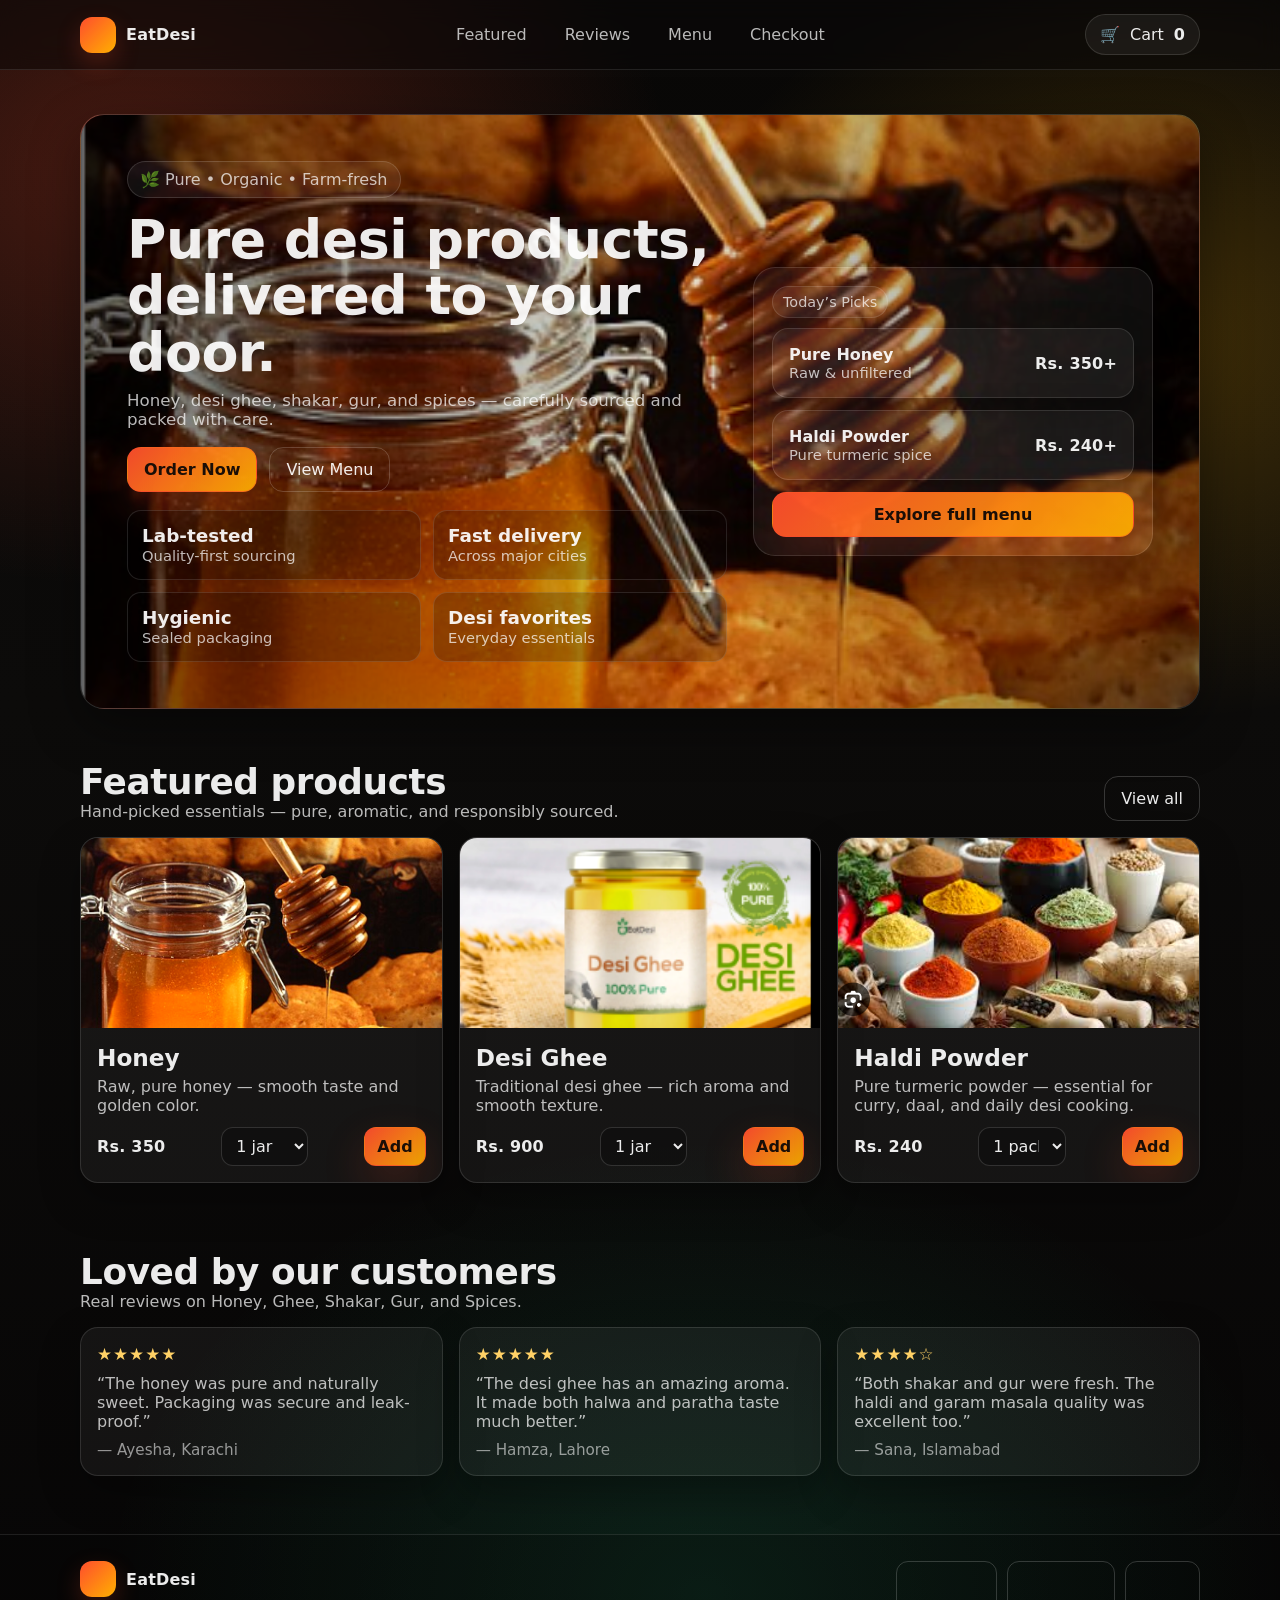
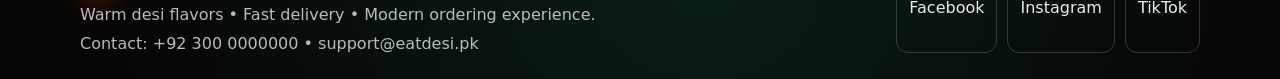
<file: EatDesi/index.html>
<!DOCTYPE html>
<html lang="en">
<head>
    <meta charset="UTF-8">
    <meta name="viewport" content="width=device-width, initial-scale=1" />
    <title>EatDesi — Pure Desi products, delivered</title>
    <link rel="stylesheet" href="style.css" />
</head>

<body>

<nav class="nav">
  <div class="container nav-inner">
    <a class="brand" href="index.html" aria-label="EatDesi Home">
      <span class="brand-badge" aria-hidden="true"></span>
      <span>EatDesi</span>
    </a>

    <div class="nav-links" role="navigation" aria-label="Primary">
      <a href="#featured">Featured</a>
      <a href="#reviews">Reviews</a>
      <a href="menu.html">Menu</a>
      <a href="checkout.html">Checkout</a>
    </div>

    <div class="nav-actions">
      <a class="pill" href="cart.html" aria-label="View cart">
        <span aria-hidden="true">🛒</span>
        <span>Cart</span>
        <strong id="navCartCount">0</strong>
      </a>
    </div>
  </div>
</nav>

<header class="hero">
  <div class="container">
    <div class="hero-card reveal">
      <div class="hero-bg" aria-hidden="true"></div>
      <div class="hero-inner">
        <div>
          <div class="kicker">🌿 Pure • Organic • Farm-fresh</div>
          <h1>Pure desi products, delivered to your door.</h1>
          <p>
            Honey, desi ghee, shakar, gur, and spices — carefully sourced and packed with care.
          </p>
          <div class="hero-actions">
            <a class="btn btn-primary" href="menu.html">Order Now</a>
            <a class="btn btn-ghost" href="menu.html#menu">View Menu</a>
          </div>
          <div class="spacer-18"></div>
          <div class="stat-grid">
            <div class="stat">
              <strong>Lab-tested</strong>
              <span>Quality-first sourcing</span>
            </div>
            <div class="stat">
              <strong>Fast delivery</strong>
              <span>Across major cities</span>
            </div>
            <div class="stat">
              <strong>Hygienic</strong>
              <span>Sealed packaging</span>
            </div>
            <div class="stat">
              <strong>Desi favorites</strong>
              <span>Everyday essentials</span>
            </div>
          </div>
        </div>

        <div class="panel">
          <div class="panel-inner">
            <div class="tag">Today’s Picks</div>
            <div class="spacer-10"></div>
            <div class="row" style="gap: 12px">
              <div class="card" style="border-radius: 16px">
                <div class="card-body">
                  <div class="price-row">
                    <div>
                      <div style="font-weight: 900">Pure Honey</div>
                      <div class="muted" style="font-size:.92rem">Raw & unfiltered</div>
                    </div>
                    <div class="price">Rs. 350+</div>
                  </div>
                </div>
              </div>
              <div class="card" style="border-radius: 16px">
                <div class="card-body">
                  <div class="price-row">
                    <div>
                      <div style="font-weight: 900">Haldi Powder</div>
                      <div class="muted" style="font-size:.92rem">Pure turmeric spice</div>
                    </div>
                    <div class="price">Rs. 240+</div>
                  </div>
                </div>
              </div>
              <a class="btn btn-primary btn-full" href="menu.html">Explore full menu</a>
            </div>
          </div>
        </div>

      </div>
    </div>
  </div>
</header>

<main>
  <section id="featured" class="section">
    <div class="container">
      <div class="section-head">
        <div>
          <h2 class="reveal">Featured products</h2>
          <p class="lead reveal">Hand-picked essentials — pure, aromatic, and responsibly sourced.</p>
        </div>
        <a class="btn btn-ghost" href="menu.html">View all</a>
      </div>

      <div class="row grid-3">
        <article class="card reveal">
          <div class="card-media">
            <img alt="Honey" src="images/honey.PNG">
          </div>
          <div class="card-body">
            <h3 class="card-title">Honey</h3>
            <p class="card-desc">Raw, pure honey — smooth taste and golden color.</p>
            <div class="price-row">
              <span class="price">Rs. 350</span>
              <button class="btn btn-primary btn-small"
                data-add-to-cart
                data-id="honey-250g"
                data-name="Honey (250g)"
                data-price="350"
                data-category="Honey"
                data-image="images/honey.PNG"
                data-desc="Raw, pure honey — smooth taste and golden color."
              >Add</button>
            </div>
          </div>
        </article>

        <article class="card reveal">
          <div class="card-media">
            <img alt="Desi ghee" src="images/ghee.PNG">
          </div>
          <div class="card-body">
            <h3 class="card-title">Desi Ghee</h3>
            <p class="card-desc">Traditional desi ghee — rich aroma and smooth texture.</p>
            <div class="price-row">
              <span class="price">Rs. 900</span>
              <button class="btn btn-primary btn-small"
                data-add-to-cart
                data-id="ghee-500g"
                data-name="Desi Ghee (500g)"
                data-price="900"
                data-category="Ghee"
                data-image="images/ghee.PNG"
                data-desc="Traditional desi ghee — rich aroma and smooth texture."
              >Add</button>
            </div>
          </div>
        </article>

        <article class="card reveal">
          <div class="card-media">
            <img alt="Haldi powder" src="images/spices.PNG">
          </div>
          <div class="card-body">
            <h3 class="card-title">Haldi Powder</h3>
            <p class="card-desc">Pure turmeric powder — essential for curry, daal, and daily desi cooking.</p>
            <div class="price-row">
              <span class="price">Rs. 240</span>
              <button class="btn btn-primary btn-small"
                data-add-to-cart
                data-id="spice-haldi-200g"
                data-name="Haldi Powder (200g)"
                data-price="240"
                data-category="Spices"
                data-image="images/spices.PNG"
                data-desc="Pure turmeric powder for curry, daal, and daily desi cooking."
              >Add</button>
            </div>
          </div>
        </article>
      </div>
    </div>
  </section>

  <section id="reviews" class="section">
    <div class="container">
      <div class="section-head">
        <div>
          <h2 class="reveal">Loved by our customers</h2>
          <p class="lead reveal">Real reviews on Honey, Ghee, Shakar, Gur, and Spices.</p>
        </div>
      </div>

      <div class="row grid-3">
        <div class="card reveal">
          <div class="card-body">
            <div class="stars" aria-label="5 stars">★★★★★</div>
            <p class="quote">“The honey was pure and naturally sweet. Packaging was secure and leak-proof.”</p>
            <div class="reviewer">— Ayesha, Karachi</div>
          </div>
        </div>
        <div class="card reveal">
          <div class="card-body">
            <div class="stars" aria-label="5 stars">★★★★★</div>
            <p class="quote">“The desi ghee has an amazing aroma. It made both halwa and paratha taste much better.”</p>
            <div class="reviewer">— Hamza, Lahore</div>
          </div>
        </div>
        <div class="card reveal">
          <div class="card-body">
            <div class="stars" aria-label="4 stars">★★★★☆</div>
            <p class="quote">“Both shakar and gur were fresh. The haldi and garam masala quality was excellent too.”</p>
            <div class="reviewer">— Sana, Islamabad</div>
          </div>
        </div>
      </div>
    </div>
  </section>
</main>

<footer class="footer">
  <div class="container footer-inner">
    <div>
      <div class="brand" style="margin-bottom: 8px">
        <span class="brand-badge" aria-hidden="true"></span>
        <span>EatDesi</span>
      </div>
      <p>Warm desi flavors • Fast delivery • Modern ordering experience.</p>
      <div class="spacer-10"></div>
      <p class="muted">Contact: +92 300 0000000 • support@eatdesi.pk</p>
    </div>
    <div class="social" aria-label="Social links">
      <a class="btn btn-ghost btn-small" href="https://www.facebook.com/eatdesi.pk/" target="_blank" rel="noreferrer">Facebook</a>
      <a class="btn btn-ghost btn-small" href="#" aria-disabled="true">Instagram</a>
      <a class="btn btn-ghost btn-small" href="#" aria-disabled="true">TikTok</a>
    </div>
  </div>
</footer>

<script src="script.js"></script>

</body>
</html>
</file>
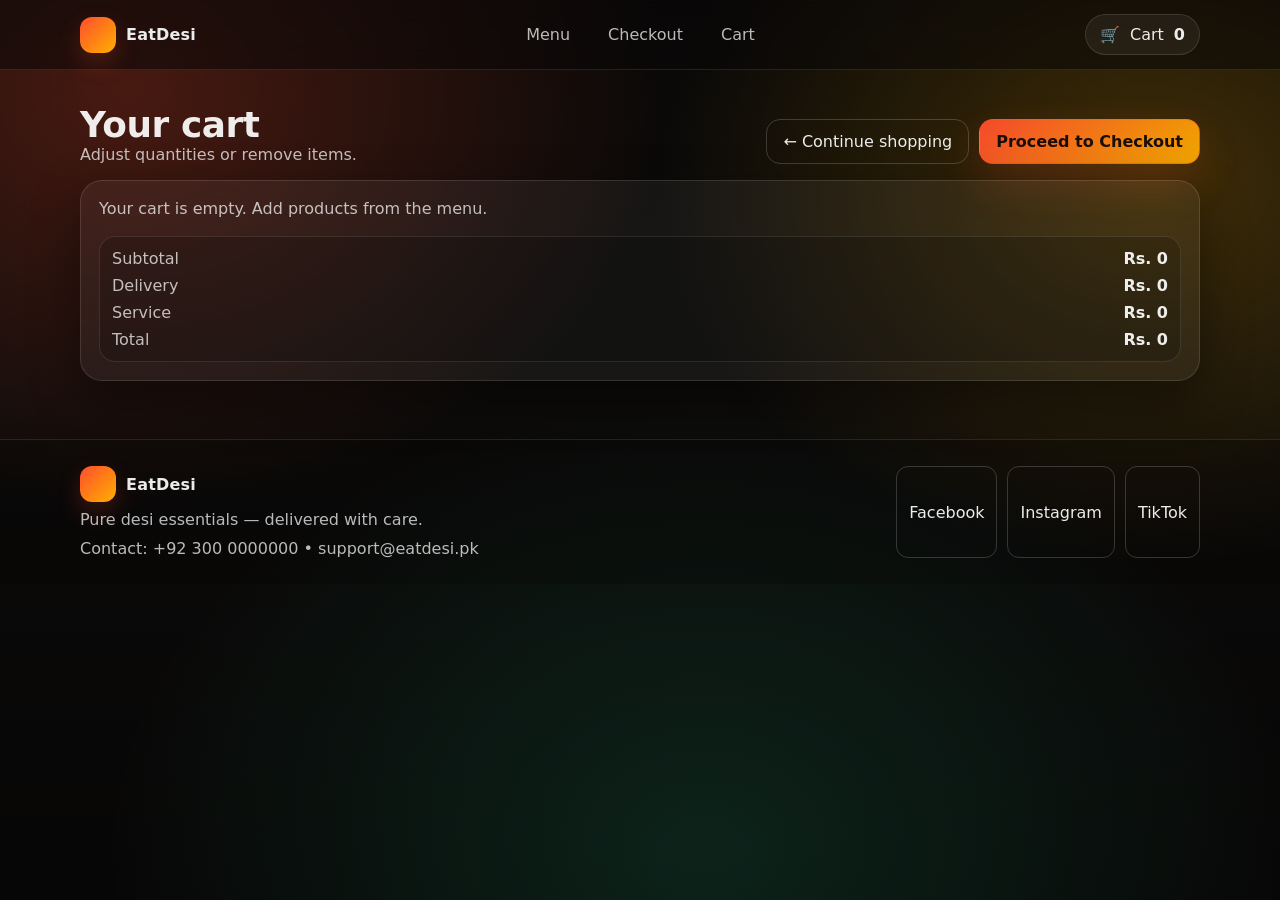
<file: EatDesi/cart.html>
<!DOCTYPE html>
<html lang="en">
<head>
    <meta charset="UTF-8">
    <meta name="viewport" content="width=device-width, initial-scale=1" />
    <title>Cart — EatDesi</title>
    <link rel="stylesheet" href="style.css" />
</head>
<body>

<nav class="nav">
  <div class="container nav-inner">
    <a class="brand" href="index.html" aria-label="EatDesi Home">
      <span class="brand-badge" aria-hidden="true"></span>
      <span>EatDesi</span>
    </a>

    <div class="nav-links" role="navigation" aria-label="Primary">
      <a href="menu.html">Menu</a>
      <a href="checkout.html">Checkout</a>
      <a href="#cart">Cart</a>
    </div>

    <div class="nav-actions">
      <a class="pill" href="cart.html" aria-label="View cart">
        <span aria-hidden="true">🛒</span>
        <span>Cart</span>
        <strong id="navCartCount">0</strong>
      </a>
    </div>
  </div>
</nav>

<main class="section" id="cart">
  <div class="container">
    <div class="section-head">
      <div>
        <h2 class="reveal">Your cart</h2>
        <p class="lead reveal">Adjust quantities or remove items.</p>
      </div>
      <div style="display:flex; gap:10px; flex-wrap:wrap">
        <a class="btn btn-ghost" href="menu.html">← Continue shopping</a>
        <a class="btn btn-primary" href="checkout.html">Proceed to Checkout</a>
      </div>
    </div>

    <section class="panel reveal">
      <div class="panel-inner">
        <div id="cartEmpty" class="muted" style="display:none">
          Your cart is empty. Add products from the menu.
        </div>
        <div id="cartItems" class="row" style="gap: 12px"></div>
        <div class="spacer-18"></div>
        <div id="cartTotals"></div>
      </div>
    </section>
  </div>
</main>

<footer class="footer">
  <div class="container footer-inner">
    <div>
      <div class="brand" style="margin-bottom: 8px">
        <span class="brand-badge" aria-hidden="true"></span>
        <span>EatDesi</span>
      </div>
      <p>Pure desi essentials — delivered with care.</p>
      <div class="spacer-10"></div>
      <p class="muted">Contact: +92 300 0000000 • support@eatdesi.pk</p>
    </div>
    <div class="social" aria-label="Social links">
      <a class="btn btn-ghost btn-small" href="https://www.facebook.com/eatdesi.pk/" target="_blank" rel="noreferrer">Facebook</a>
      <a class="btn btn-ghost btn-small" href="#" aria-disabled="true">Instagram</a>
      <a class="btn btn-ghost btn-small" href="#" aria-disabled="true">TikTok</a>
    </div>
  </div>
</footer>

<script src="script.js"></script>

</body>
</html>
</file>
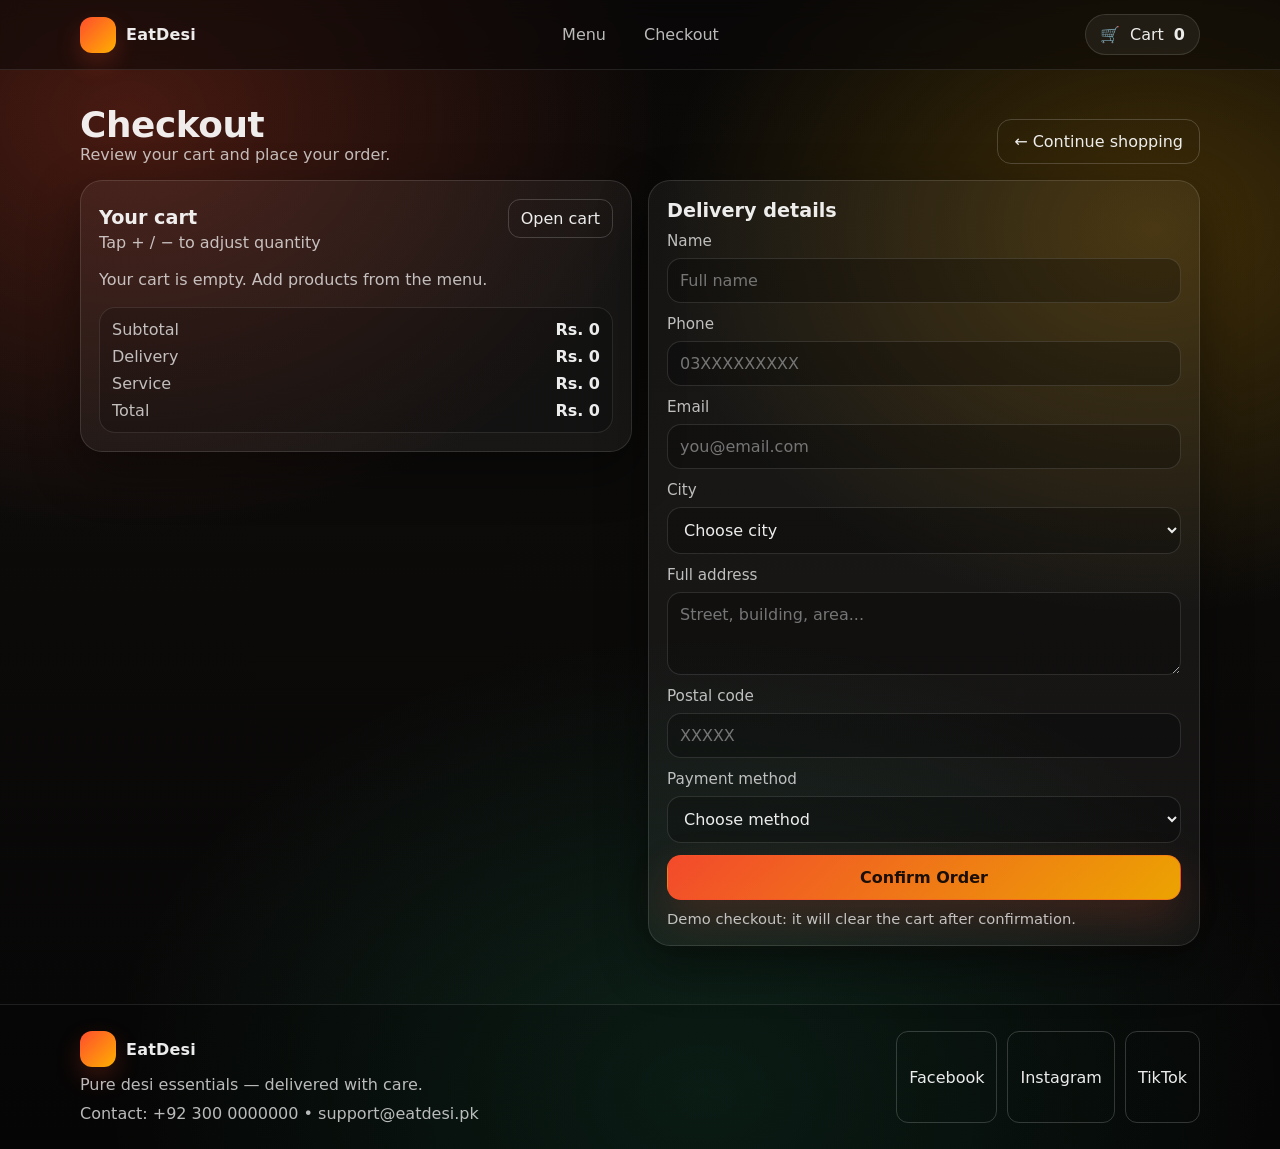
<file: EatDesi/checkout.html>
<!DOCTYPE html>
<html lang="en">
<head>
    <meta charset="UTF-8">
    <meta name="viewport" content="width=device-width, initial-scale=1" />
    <title>Checkout — EatDesi</title>
    <link rel="stylesheet" href="style.css" />
</head>
<body>

<nav class="nav">
  <div class="container nav-inner">
    <a class="brand" href="index.html" aria-label="EatDesi Home">
      <span class="brand-badge" aria-hidden="true"></span>
      <span>EatDesi</span>
    </a>

    <div class="nav-links" role="navigation" aria-label="Primary">
      <a href="menu.html">Menu</a>
      <a href="#checkout">Checkout</a>
    </div>

    <div class="nav-actions">
      <a class="pill" href="cart.html" aria-label="View cart">
        <span aria-hidden="true">🛒</span>
        <span>Cart</span>
        <strong id="navCartCount">0</strong>
      </a>
    </div>
  </div>
</nav>

<main class="section" id="checkout">
  <div class="container">
    <div class="section-head">
      <div>
        <h2 class="reveal">Checkout</h2>
        <p class="lead reveal">Review your cart and place your order.</p>
      </div>
      <a class="btn btn-ghost" href="menu.html">← Continue shopping</a>
    </div>

    <div class="row grid-2" style="align-items:start">
      <section class="panel reveal" aria-label="Your cart">
        <div class="panel-inner">
          <div class="price-row" style="align-items:baseline">
            <div>
              <div style="font-weight: 900; font-size: 1.2rem">Your cart</div>
              <div class="muted" style="margin-top:4px">Tap + / − to adjust quantity</div>
            </div>
            <a class="btn btn-ghost btn-small" href="cart.html">Open cart</a>
          </div>

          <div class="spacer-18"></div>
          <div id="cartEmpty" class="muted" style="display:none">
            Your cart is empty. Add products from the menu.
          </div>
          <div id="cartItems" class="row" style="gap: 12px"></div>
          <div class="spacer-18"></div>
          <div id="cartTotals"></div>
        </div>
      </section>

      <section class="panel reveal" aria-label="Delivery and payment form">
        <div class="panel-inner">
          <div style="font-weight: 900; font-size: 1.2rem">Delivery details</div>
          <div class="spacer-10"></div>
          <form id="checkoutForm">
            <div class="field">
              <label for="fullName">Name</label>
              <input id="fullName" class="control" type="text" placeholder="Full name" required />
            </div>
            <div class="field">
              <label for="phone">Phone</label>
              <input id="phone" class="control" type="tel" placeholder="03XXXXXXXXX" required />
            </div>
            <div class="field">
              <label for="email">Email</label>
              <input id="email" class="control" type="email" placeholder="you@email.com" required />
            </div>
            <div class="field">
              <label for="city">City</label>
              <select id="city" class="control" required>
                <option value="">Choose city</option>
                <option>Karachi</option>
                <option>Lahore</option>
                <option>Islamabad</option>
                <option>Rawalpindi</option>
                <option>Multan</option>
                <option>Faisalabad</option>
                <option>Quetta</option>
                <option>Peshawar</option>
                <option>Hyderabad</option>
                <option>Other</option>
              </select>
            </div>
            <div class="field">
              <label for="address">Full address</label>
              <textarea id="address" class="control" rows="3" placeholder="Street, building, area..." required></textarea>
            </div>
            <div class="field">
              <label for="postal">Postal code</label>
              <input id="postal" class="control" type="text" placeholder="XXXXX" required />
            </div>
            <div class="field">
              <label for="payment">Payment method</label>
              <select id="payment" class="control" required>
                <option value="">Choose method</option>
                <option value="COD">Cash on Delivery</option>
                <option value="Card">Card</option>
                <option value="JazzCash">JazzCash</option>
                <option value="EasyPaisa">EasyPaisa</option>
              </select>
            </div>

            <div class="field hidden" id="paymentAccountWrap">
              <label for="paymentAccount">Account / Card number</label>
              <input
                id="paymentAccount"
                class="control"
                type="text"
                inputmode="numeric"
                autocomplete="off"
                placeholder="Enter account/card number"
              />
            </div>

            <button type="submit" class="btn btn-primary btn-full">Confirm Order</button>
            <div class="spacer-10"></div>
            <div class="muted" style="font-size:.92rem">
              Demo checkout: it will clear the cart after confirmation.
            </div>
          </form>
        </div>
      </section>
    </div>
  </div>
</main>

<footer class="footer">
  <div class="container footer-inner">
    <div>
      <div class="brand" style="margin-bottom: 8px">
        <span class="brand-badge" aria-hidden="true"></span>
        <span>EatDesi</span>
      </div>
      <p>Pure desi essentials — delivered with care.</p>
      <div class="spacer-10"></div>
      <p class="muted">Contact: +92 300 0000000 • support@eatdesi.pk</p>
    </div>
    <div class="social" aria-label="Social links">
      <a class="btn btn-ghost btn-small" href="https://www.facebook.com/eatdesi.pk/" target="_blank" rel="noreferrer">Facebook</a>
      <a class="btn btn-ghost btn-small" href="#" aria-disabled="true">Instagram</a>
      <a class="btn btn-ghost btn-small" href="#" aria-disabled="true">TikTok</a>
    </div>
  </div>
</footer>

<script src="script.js"></script>

</body>
</html>
</file>
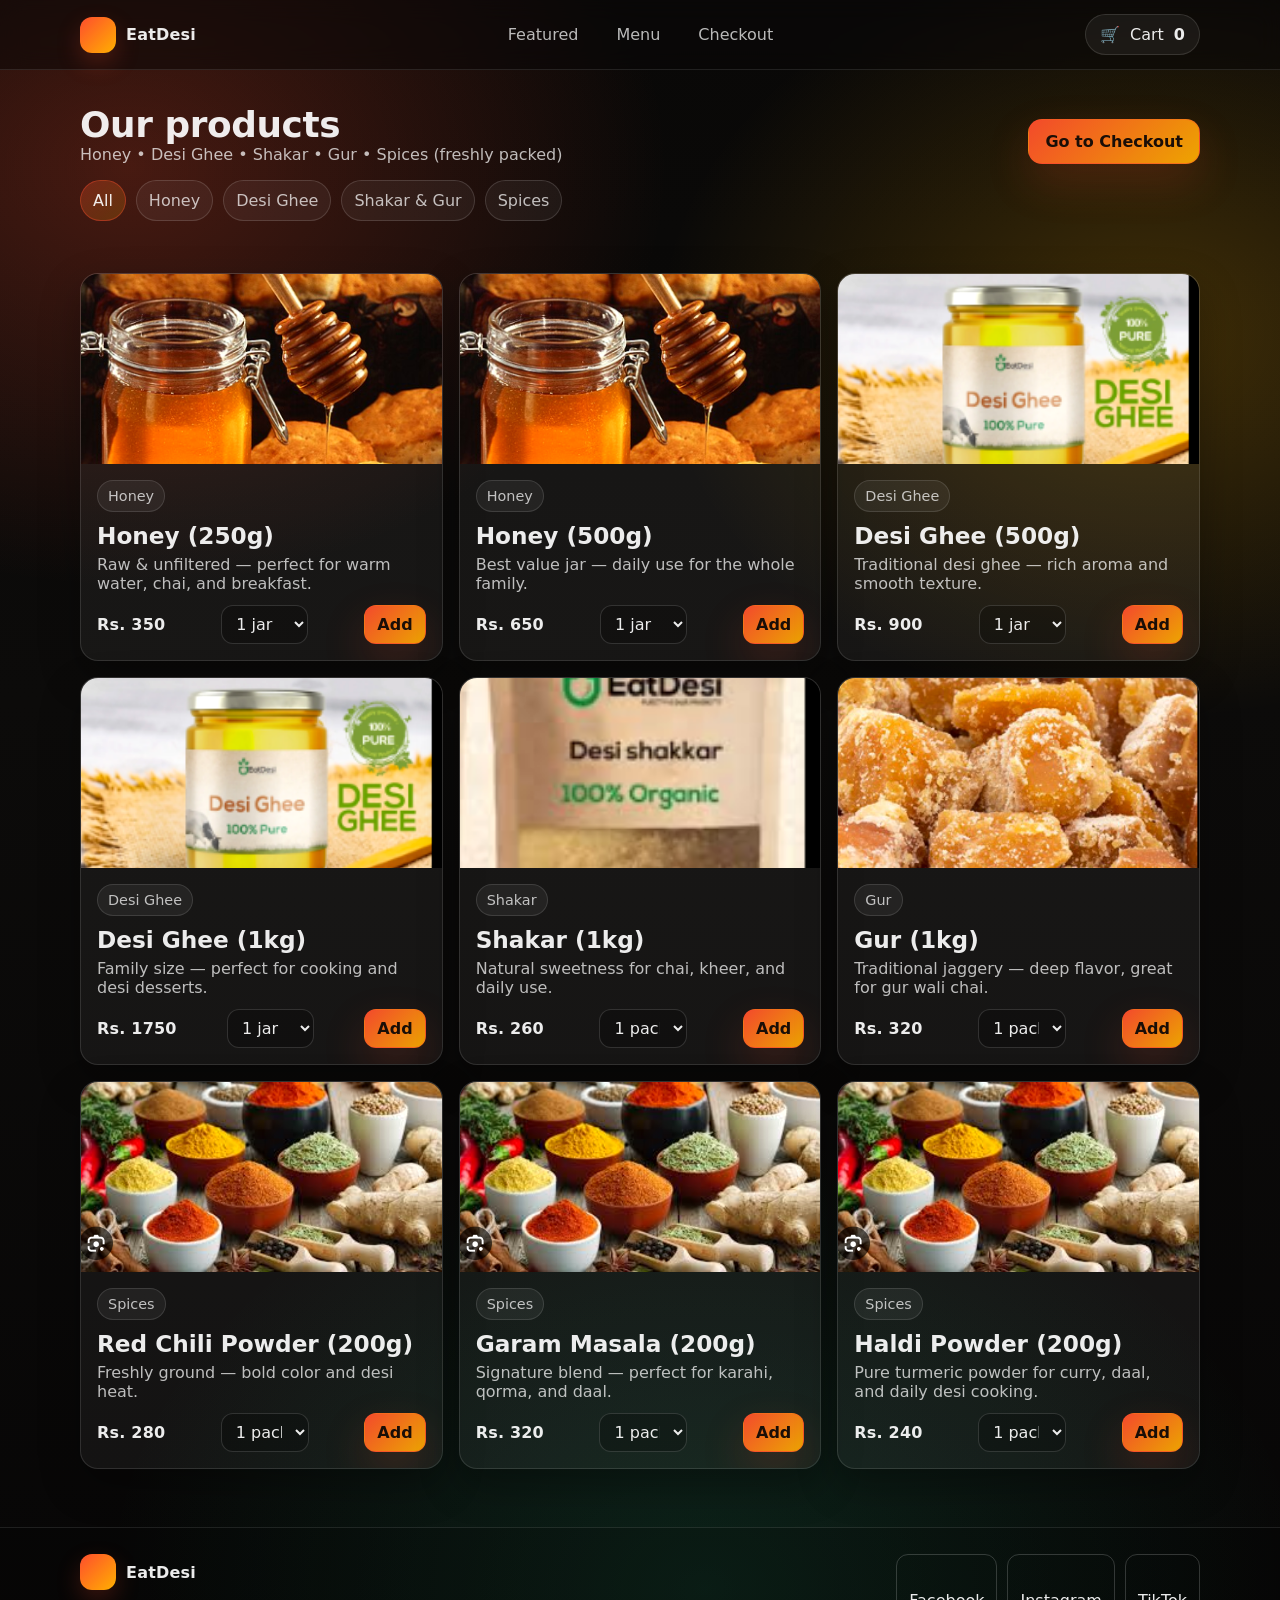
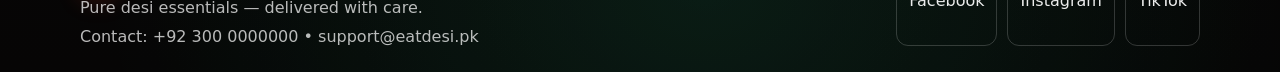
<file: EatDesi/menu.html>
<!DOCTYPE html>
<html lang="en">
<head>
  <meta charset="UTF-8" />
  <meta name="viewport" content="width=device-width, initial-scale=1" />
  <title>EatDesi — Menu</title>
  <link rel="stylesheet" href="style.css" />
</head>
<body>

<nav class="nav">
  <div class="container nav-inner">
    <a class="brand" href="index.html" aria-label="EatDesi Home">
      <span class="brand-badge" aria-hidden="true"></span>
      <span>EatDesi</span>
    </a>

    <div class="nav-links" role="navigation" aria-label="Primary">
      <a href="index.html#featured">Featured</a>
      <a href="#menu">Menu</a>
      <a href="checkout.html">Checkout</a>
    </div>

    <div class="nav-actions">
      <a class="pill" href="cart.html" aria-label="View cart">
        <span aria-hidden="true">🛒</span>
        <span>Cart</span>
        <strong id="navCartCount">0</strong>
      </a>
    </div>
  </div>
</nav>

<header class="section">
  <div class="container">
    <div class="section-head">
      <div>
        <h2 class="reveal" id="menu">Our products</h2>
        <p class="lead reveal">Honey • Desi Ghee • Shakar • Gur • Spices (freshly packed)</p>
      </div>
      <a class="btn btn-primary" href="checkout.html">Go to Checkout</a>
    </div>

    <div class="filters reveal" aria-label="Category filters">
      <button class="chip" type="button" data-filter="All" aria-pressed="true">All</button>
      <button class="chip" type="button" data-filter="Honey" aria-pressed="false">Honey</button>
      <button class="chip" type="button" data-filter="Ghee" aria-pressed="false">Desi Ghee</button>
      <button class="chip" type="button" data-filter="Sweeteners" aria-pressed="false">Shakar & Gur</button>
      <button class="chip" type="button" data-filter="Spices" aria-pressed="false">Spices</button>
    </div>
  </div>
</header>

<main class="section" style="padding-top: 0">
  <div class="container">
    <div id="menuGrid" class="row grid-3 fade-swap">

      <!-- Honey -->
      <article class="card reveal" data-category="Honey">
        <div class="card-media">
          <img alt="Honey" src="images/honey.PNG" />
        </div>
        <div class="card-body">
          <div class="tag">Honey</div>
          <div class="spacer-10"></div>
          <h3 class="card-title">Honey (250g)</h3>
          <p class="card-desc">Raw & unfiltered — perfect for warm water, chai, and breakfast.</p>
          <div class="price-row">
            <span class="price">Rs. 350</span>
            <button class="btn btn-primary btn-small"
              data-add-to-cart
              data-id="honey-250g"
              data-name="Honey (250g)"
              data-price="350"
              data-category="Honey"
              data-image="images/honey.PNG"
              data-desc="Raw & unfiltered honey — smooth taste and golden color."
            >Add</button>
          </div>
        </div>
      </article>

      <article class="card reveal" data-category="Honey">
        <div class="card-media">
          <img alt="Honey jar" src="images/honey.PNG" />
        </div>
        <div class="card-body">
          <div class="tag">Honey</div>
          <div class="spacer-10"></div>
          <h3 class="card-title">Honey (500g)</h3>
          <p class="card-desc">Best value jar — daily use for the whole family.</p>
          <div class="price-row">
            <span class="price">Rs. 650</span>
            <button class="btn btn-primary btn-small"
              data-add-to-cart
              data-id="honey-500g"
              data-name="Honey (500g)"
              data-price="650"
              data-category="Honey"
              data-image="images/honey.PNG"
              data-desc="Bigger jar for daily use."
            >Add</button>
          </div>
        </div>
      </article>

      <!-- Ghee -->
      <article class="card reveal" data-category="Ghee">
        <div class="card-media">
          <img alt="Desi ghee" src="images/ghee.PNG" />
        </div>
        <div class="card-body">
          <div class="tag">Desi Ghee</div>
          <div class="spacer-10"></div>
          <h3 class="card-title">Desi Ghee (500g)</h3>
          <p class="card-desc">Traditional desi ghee — rich aroma and smooth texture.</p>
          <div class="price-row">
            <span class="price">Rs. 900</span>
            <button class="btn btn-primary btn-small"
              data-add-to-cart
              data-id="ghee-500g"
              data-name="Desi Ghee (500g)"
              data-price="900"
              data-category="Ghee"
              data-image="images/ghee.PNG"
              data-desc="Traditional desi ghee — rich aroma and smooth texture."
            >Add</button>
          </div>
        </div>
      </article>

      <article class="card reveal" data-category="Ghee">
        <div class="card-media">
          <img alt="Ghee" src="images/ghee.PNG" />
        </div>
        <div class="card-body">
          <div class="tag">Desi Ghee</div>
          <div class="spacer-10"></div>
          <h3 class="card-title">Desi Ghee (1kg)</h3>
          <p class="card-desc">Family size — perfect for cooking and desi desserts.</p>
          <div class="price-row">
            <span class="price">Rs. 1750</span>
            <button class="btn btn-primary btn-small"
              data-add-to-cart
              data-id="ghee-1kg"
              data-name="Desi Ghee (1kg)"
              data-price="1750"
              data-category="Ghee"
              data-image="images/ghee.PNG"
              data-desc="Family size — perfect for cooking and desi desserts."
            >Add</button>
          </div>
        </div>
      </article>

      <!-- Sweeteners -->
      <article class="card reveal" data-category="Sweeteners">
        <div class="card-media">
          <img alt="Shakar" src="images/shakar.PNG" />
        </div>
        <div class="card-body">
          <div class="tag">Shakar</div>
          <div class="spacer-10"></div>
          <h3 class="card-title">Shakar (1kg)</h3>
          <p class="card-desc">Natural sweetness for chai, kheer, and daily use.</p>
          <div class="price-row">
            <span class="price">Rs. 260</span>
            <button class="btn btn-primary btn-small"
              data-add-to-cart
              data-id="shakar-1kg"
              data-name="Shakar (1kg)"
              data-price="260"
              data-category="Sweeteners"
              data-image="images/shakar.PNG"
              data-desc="Natural sweetness for chai, kheer, and daily use."
            >Add</button>
          </div>
        </div>
      </article>

      <article class="card reveal" data-category="Sweeteners">
        <div class="card-media">
          <img alt="Gur" src="images/gur.PNG" />
        </div>
        <div class="card-body">
          <div class="tag">Gur</div>
          <div class="spacer-10"></div>
          <h3 class="card-title">Gur (1kg)</h3>
          <p class="card-desc">Traditional jaggery — deep flavor, great for gur wali chai.</p>
          <div class="price-row">
            <span class="price">Rs. 320</span>
            <button class="btn btn-primary btn-small"
              data-add-to-cart
              data-id="gur-1kg"
              data-name="Gur (1kg)"
              data-price="320"
              data-category="Sweeteners"
              data-image="images/gur.PNG"
              data-desc="Traditional jaggery — deep flavor, perfect for winters."
            >Add</button>
          </div>
        </div>
      </article>

      <!-- Spices -->
      <article class="card reveal" data-category="Spices">
        <div class="card-media">
          <img alt="Spices" src="images/spices.PNG" />
        </div>
        <div class="card-body">
          <div class="tag">Spices</div>
          <div class="spacer-10"></div>
          <h3 class="card-title">Red Chili Powder (200g)</h3>
          <p class="card-desc">Freshly ground — bold color and desi heat.</p>
          <div class="price-row">
            <span class="price">Rs. 280</span>
            <button class="btn btn-primary btn-small"
              data-add-to-cart
              data-id="spice-chili-200g"
              data-name="Red Chili Powder (200g)"
              data-price="280"
              data-category="Spices"
              data-image="images/spices.PNG"
              data-desc="Freshly ground — bold color and desi heat."
            >Add</button>
          </div>
        </div>
      </article>

      <article class="card reveal" data-category="Spices">
        <div class="card-media">
          <img alt="Spice bowls" src="images/spices.PNG" />
        </div>
        <div class="card-body">
          <div class="tag">Spices</div>
          <div class="spacer-10"></div>
          <h3 class="card-title">Garam Masala (200g)</h3>
          <p class="card-desc">Signature blend — perfect for karahi, qorma, and daal.</p>
          <div class="price-row">
            <span class="price">Rs. 320</span>
            <button class="btn btn-primary btn-small"
              data-add-to-cart
              data-id="spice-garam-200g"
              data-name="Garam Masala (200g)"
              data-price="320"
              data-category="Spices"
              data-image="images/spices.PNG"
              data-desc="Signature blend — perfect for karahi, qorma, and daal."
            >Add</button>
          </div>
        </div>
      </article>

      <article class="card reveal" data-category="Spices">
        <div class="card-media">
          <img alt="Haldi powder" src="images/spices.PNG" />
        </div>
        <div class="card-body">
          <div class="tag">Spices</div>
          <div class="spacer-10"></div>
          <h3 class="card-title">Haldi Powder (200g)</h3>
          <p class="card-desc">Pure turmeric powder for curry, daal, and daily desi cooking.</p>
          <div class="price-row">
            <span class="price">Rs. 240</span>
            <button class="btn btn-primary btn-small"
              data-add-to-cart
              data-id="spice-haldi-200g"
              data-name="Haldi Powder (200g)"
              data-price="240"
              data-category="Spices"
              data-image="images/spices.PNG"
              data-desc="Pure turmeric powder for curry, daal, and daily desi cooking."
            >Add</button>
          </div>
        </div>
      </article>

    </div>
  </div>
</main>

<footer class="footer">
  <div class="container footer-inner">
    <div>
      <div class="brand" style="margin-bottom: 8px">
        <span class="brand-badge" aria-hidden="true"></span>
        <span>EatDesi</span>
      </div>
      <p>Pure desi essentials — delivered with care.</p>
      <div class="spacer-10"></div>
      <p class="muted">Contact: +92 300 0000000 • support@eatdesi.pk</p>
    </div>
    <div class="social" aria-label="Social links">
      <a class="btn btn-ghost btn-small" href="https://www.facebook.com/eatdesi.pk/" target="_blank" rel="noreferrer">Facebook</a>
      <a class="btn btn-ghost btn-small" href="#" aria-disabled="true">Instagram</a>
      <a class="btn btn-ghost btn-small" href="#" aria-disabled="true">TikTok</a>
    </div>
  </div>
</footer>

<script src="script.js"></script>
</body>
</html>
</file>
<file: EatDesi/style.css>
/* EatDesi Modern UI (HTML/CSS/JS only) */

:root{
  --bg: #0c0b0a;
  --surface: rgba(255,255,255,.06);
  --surface-2: rgba(255,255,255,.10);
  --text: rgba(255,255,255,.92);
  --muted: rgba(255,255,255,.72);
  --muted-2: rgba(255,255,255,.56);
  --border: rgba(255,255,255,.12);
  --shadow: 0 18px 50px rgba(0,0,0,.42);

  --brand: #ff4d2d;
  --brand-2: #ffb000;
  --ok: #2ee59d;
  --warn: #ffd166;

  --radius: 18px;
  --radius-sm: 14px;
  --radius-xs: 12px;

  --container: 1120px;
  --pad: 22px;
  --pad-sm: 16px;

  --h1: clamp(2.1rem, 4.2vw, 3.7rem);
  --h2: clamp(1.5rem, 2.8vw, 2.3rem);
  --h3: clamp(1.15rem, 2.1vw, 1.45rem);
  --p: 1rem;
}

*{ box-sizing: border-box; }
html{ scroll-behavior: smooth; }
body{
  margin: 0;
  font-family: ui-sans-serif, system-ui, -apple-system, Segoe UI, Roboto, Arial, "Noto Sans", "Apple Color Emoji","Segoe UI Emoji";
  background:
    radial-gradient(900px 700px at 10% 10%, rgba(255,77,45,.25), transparent 60%),
    radial-gradient(900px 700px at 90% 20%, rgba(255,176,0,.22), transparent 55%),
    radial-gradient(1000px 760px at 55% 95%, rgba(46,229,157,.13), transparent 60%),
    linear-gradient(180deg, #090807, #0c0b0a 42%, #070606);
  color: var(--text);
  min-height: 100vh;
}

a{ color: inherit; text-decoration: none; }
img{ max-width: 100%; display: block; }
button, input, select, textarea{ font: inherit; }

.container{
  width: min(var(--container), calc(100% - 2*var(--pad)));
  margin: 0 auto;
}
.row{
  display: grid;
  gap: 16px;
}
.grid-3{ grid-template-columns: repeat(3, minmax(0, 1fr)); }
.grid-2{ grid-template-columns: repeat(2, minmax(0, 1fr)); }
@media (max-width: 980px){
  .grid-3{ grid-template-columns: repeat(2, minmax(0, 1fr)); }
}
@media (max-width: 680px){
  :root{ --pad: 16px; }
  .grid-3, .grid-2{ grid-template-columns: 1fr; }
}

/* Nav */
.nav{
  position: sticky;
  top: 0;
  z-index: 50;
  border-bottom: 1px solid rgba(255,255,255,.10);
  background: rgba(10,9,8,.55);
  backdrop-filter: blur(12px);
}
.nav-inner{
  display: flex;
  align-items: center;
  justify-content: space-between;
  padding: 14px 0;
  gap: 14px;
}
.brand{
  display: flex;
  align-items: center;
  gap: 10px;
  font-weight: 900;
  letter-spacing: .2px;
}
.brand-badge{
  width: 36px;
  height: 36px;
  border-radius: 12px;
  background: linear-gradient(135deg, var(--brand), var(--brand-2));
  box-shadow: 0 10px 24px rgba(255,77,45,.22);
}
.nav-links{
  display: flex;
  align-items: center;
  gap: 14px;
  flex-wrap: wrap;
}
.nav-links a{
  color: var(--muted);
  padding: 10px 12px;
  border-radius: 999px;
}
.nav-links a:hover{ background: rgba(255,255,255,.06); color: var(--text); }
.nav-actions{
  display: flex;
  align-items: center;
  gap: 10px;
}

.pill{
  display: inline-flex;
  align-items: center;
  gap: 10px;
  padding: 10px 14px;
  border-radius: 999px;
  border: 1px solid rgba(255,255,255,.12);
  background: rgba(255,255,255,.06);
  color: var(--text);
}
.pill strong{ font-weight: 800; }

/* Buttons */
.btn{
  display: inline-flex;
  align-items: center;
  justify-content: center;
  gap: 10px;
  padding: 12px 16px;
  border-radius: 14px;
  border: 1px solid rgba(255,255,255,.14);
  background: rgba(255,255,255,.08);
  color: var(--text);
  cursor: pointer;
  transition: transform .18s ease, background .18s ease, border-color .18s ease, box-shadow .18s ease;
}
.btn:hover{
  transform: translateY(-1px);
  background: rgba(255,255,255,.11);
  border-color: rgba(255,255,255,.22);
}
.btn:active{ transform: translateY(0); }
.btn-primary{
  border-color: rgba(255,77,45,.40);
  background: linear-gradient(135deg, rgba(255,77,45,.95), rgba(255,176,0,.92));
  box-shadow: 0 18px 44px rgba(255,77,45,.18);
  color: #1a0e07;
  font-weight: 900;
}
.btn-primary:hover{ box-shadow: 0 22px 56px rgba(255,77,45,.24); }
.btn-ghost{
  background: transparent;
  border-color: rgba(255,255,255,.18);
}
.btn-danger{
  background: rgba(255,77,45,.14);
  border-color: rgba(255,77,45,.35);
}
.btn-small{ padding: 9px 12px; border-radius: 12px; }
.btn-full{ width: 100%; }
.qty-dropdown{
  min-width: 74px;
  max-width: 88px;
  padding: 8px 10px;
  border-radius: 12px;
  border: 1px solid rgba(255,255,255,.14);
  background: rgba(0,0,0,.24);
  color: var(--text);
  outline: none;
}
.qty-dropdown:focus{
  border-color: rgba(255,176,0,.45);
  box-shadow: 0 0 0 3px rgba(255,176,0,.12);
}

/* Hero */
.hero{
  padding: 44px 0 18px;
}
.hero-card{
  position: relative;
  overflow: hidden;
  border-radius: calc(var(--radius) + 6px);
  border: 1px solid rgba(255,255,255,.12);
  background:
    radial-gradient(900px 520px at 15% 20%, rgba(255,77,45,.34), transparent 60%),
    radial-gradient(900px 600px at 80% 0%, rgba(255,176,0,.26), transparent 58%),
    linear-gradient(180deg, rgba(255,255,255,.05), rgba(255,255,255,.02));
  box-shadow: var(--shadow);
}
.hero-bg{
  position: absolute;
  inset: 0;
  background:
    linear-gradient(90deg, rgba(0,0,0,.58), rgba(0,0,0,.12) 55%, rgba(0,0,0,.50)),
    url("images/honey.PNG");
  background-size: cover;
  background-position: center;
  filter: saturate(1.05) contrast(1.05);
  transform: scale(1.02);
}
.hero-inner{
  position: relative;
  padding: 46px;
  display: grid;
  grid-template-columns: 1.2fr .8fr;
  gap: 26px;
  align-items: center;
}
@media (max-width: 900px){
  .hero-inner{ grid-template-columns: 1fr; padding: 26px; }
}
.kicker{
  display: inline-flex;
  align-items: center;
  gap: 10px;
  padding: 8px 12px;
  border-radius: 999px;
  border: 1px solid rgba(255,255,255,.14);
  background: rgba(255,255,255,.06);
  color: var(--muted);
  width: fit-content;
}
.hero h1{
  font-size: var(--h1);
  margin: 14px 0 10px;
  line-height: 1.05;
  letter-spacing: -0.5px;
}
.hero p{
  margin: 0 0 18px;
  color: var(--muted);
  font-size: clamp(1rem, 1.3vw, 1.12rem);
}
.hero-actions{
  display: flex;
  gap: 12px;
  flex-wrap: wrap;
}
.stat-grid{
  display: grid;
  grid-template-columns: repeat(2, minmax(0,1fr));
  gap: 12px;
}
.stat{
  border-radius: var(--radius-sm);
  border: 1px solid rgba(255,255,255,.12);
  background: rgba(0,0,0,.22);
  padding: 14px;
}
.stat strong{ display: block; font-size: 1.15rem; }
.stat span{ color: var(--muted); font-size: .92rem; }

/* Sections */
.section{ padding: 34px 0; }
.section-head{
  display: flex;
  align-items: end;
  justify-content: space-between;
  gap: 18px;
  margin-bottom: 16px;
}
.section h2{ font-size: var(--h2); margin: 0; letter-spacing: -0.4px; }
.section p.lead{ margin: 0; color: var(--muted); }

/* Cards */
.card{
  border-radius: var(--radius);
  border: 1px solid rgba(255,255,255,.12);
  background: rgba(255,255,255,.05);
  overflow: hidden;
  box-shadow: 0 16px 40px rgba(0,0,0,.30);
  transition: transform .18s ease, border-color .18s ease, background .18s ease;
}
.card:hover{
  transform: translateY(-4px);
  border-color: rgba(255,255,255,.20);
  background: rgba(255,255,255,.07);
}
.card-media{
  position: relative;
  height: 190px;
  overflow: hidden;
}
.card-media img{
  width: 100%;
  height: 100%;
  object-fit: cover;
  transform: scale(1.03);
  transition: transform .35s ease;
  filter: saturate(1.05) contrast(1.05);
}
.card:hover .card-media img{ transform: scale(1.08); }
.card-body{ padding: 16px; }
.card-title{
  margin: 0 0 6px;
  font-size: var(--h3);
  font-weight: 850;
}
.card-desc{ margin: 0 0 12px; color: var(--muted); }
.price-row{
  display: flex;
  align-items: center;
  justify-content: space-between;
  gap: 10px;
}
.price{
  font-weight: 900;
  letter-spacing: .2px;
  color: rgba(255,255,255,.92);
}
.tag{
  display: inline-flex;
  align-items: center;
  gap: 8px;
  padding: 7px 10px;
  border-radius: 999px;
  border: 1px solid rgba(255,255,255,.12);
  background: rgba(255,255,255,.06);
  color: var(--muted);
  font-size: .9rem;
}

/* Filters */
.filters{
  display: flex;
  flex-wrap: wrap;
  gap: 10px;
  margin: 10px 0 18px;
}
.chip{
  padding: 10px 12px;
  border-radius: 999px;
  border: 1px solid rgba(255,255,255,.14);
  background: rgba(255,255,255,.05);
  color: var(--muted);
  cursor: pointer;
  user-select: none;
  transition: background .18s ease, transform .18s ease, border-color .18s ease, color .18s ease;
}
.chip:hover{
  background: rgba(255,255,255,.08);
  border-color: rgba(255,255,255,.20);
  color: var(--text);
}
.chip[aria-pressed="true"]{
  background: linear-gradient(135deg, rgba(255,77,45,.28), rgba(255,176,0,.18));
  border-color: rgba(255,77,45,.38);
  color: var(--text);
}
.fade-swap{
  transition: opacity .22s ease, transform .22s ease;
}
.fade-swap.is-leaving{ opacity: 0; transform: translateY(6px); }
.fade-swap > *{ transition: opacity .22s ease; }

/* Reviews */
.stars{ letter-spacing: 1px; color: var(--warn); font-size: 1.05rem; }
.quote{ color: var(--muted); margin: 10px 0 0; }
.reviewer{ margin-top: 10px; color: var(--muted-2); font-size: .95rem; }

/* Forms + Checkout */
.panel{
  border-radius: calc(var(--radius) + 4px);
  border: 1px solid rgba(255,255,255,.12);
  background: rgba(255,255,255,.05);
  box-shadow: var(--shadow);
}
.panel-inner{ padding: 18px; }
.field{
  display: grid;
  gap: 8px;
  margin-bottom: 12px;
}
.field label{ color: var(--muted); font-size: .95rem; }
.control{
  width: 100%;
  padding: 12px 12px;
  border-radius: 14px;
  border: 1px solid rgba(255,255,255,.12);
  background: rgba(0,0,0,.25);
  color: var(--text);
  outline: none;
}
.control:focus{
  border-color: rgba(255,176,0,.45);
  box-shadow: 0 0 0 4px rgba(255,176,0,.12);
}

.cart-item{
  display: grid;
  grid-template-columns: 64px 1fr auto;
  gap: 12px;
  padding: 12px;
  border-radius: 16px;
  border: 1px solid rgba(255,255,255,.10);
  background: rgba(0,0,0,.18);
}
.cart-thumb{
  width: 64px; height: 64px;
  border-radius: 16px;
  border: 1px solid rgba(255,255,255,.10);
  overflow: hidden;
}
.cart-thumb img{ width: 100%; height: 100%; object-fit: cover; }
.cart-meta h4{ margin: 0 0 4px; font-size: 1.02rem; }
.cart-meta p{ margin: 0; color: var(--muted); font-size: .92rem; }
.qty{
  display: inline-flex;
  align-items: center;
  gap: 8px;
  border-radius: 999px;
  border: 1px solid rgba(255,255,255,.12);
  background: rgba(255,255,255,.06);
  padding: 6px 10px;
}
.qty button{
  border: 0;
  background: transparent;
  color: var(--text);
  cursor: pointer;
  padding: 4px 6px;
  border-radius: 10px;
}
.qty button:hover{ background: rgba(255,255,255,.10); }
.qty span{ min-width: 18px; text-align: center; font-weight: 900; }

.totals{
  display: grid;
  gap: 8px;
  padding: 12px;
  border-radius: 16px;
  border: 1px solid rgba(255,255,255,.10);
  background: rgba(0,0,0,.18);
}
.totals .line{
  display: flex;
  justify-content: space-between;
  gap: 12px;
  color: var(--muted);
}
.totals .line strong{ color: var(--text); }

/* Footer */
.footer{
  margin-top: 24px;
  border-top: 1px solid rgba(255,255,255,.10);
  background: rgba(0,0,0,.20);
}
.footer-inner{
  padding: 26px 0;
  display: grid;
  grid-template-columns: 1.2fr .8fr;
  gap: 18px;
}
@media (max-width: 760px){
  .footer-inner{ grid-template-columns: 1fr; }
}
.footer p{ margin: 0; color: var(--muted); }
.social{
  display: flex;
  gap: 10px;
  flex-wrap: wrap;
  justify-content: flex-end;
}
@media (max-width: 760px){ .social{ justify-content: flex-start; } }

/* Animations on scroll */
.reveal{
  opacity: 0;
  transform: translateY(10px);
  transition: opacity .55s ease, transform .55s ease;
}
.reveal.is-visible{
  opacity: 1;
  transform: translateY(0);
}

/* Small helpers */
.hidden{ display: none !important; }
.muted{ color: var(--muted); }
.spacer-10{ height: 10px; }
.spacer-18{ height: 18px; }
.spacer-24{ height: 24px; }
</file>
